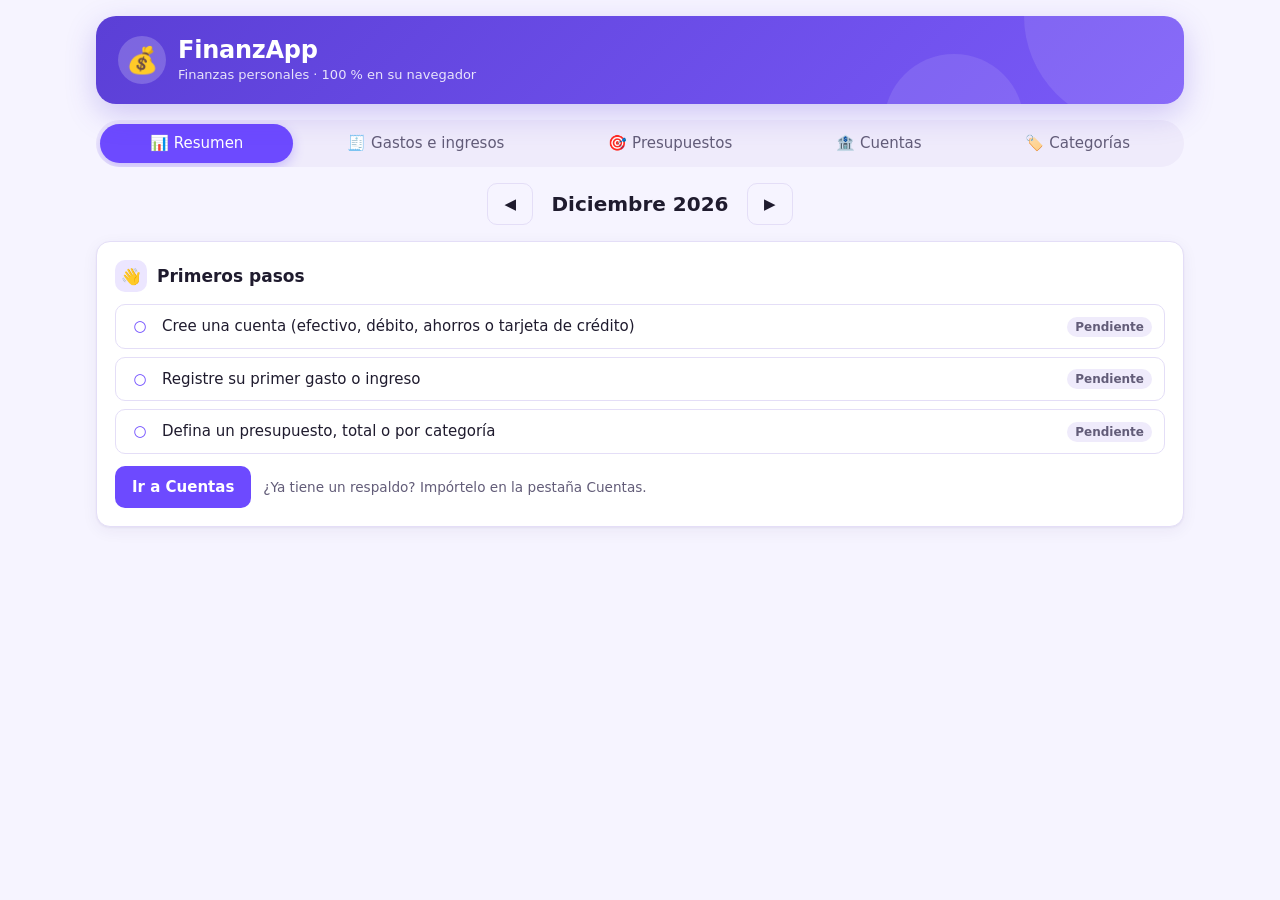
<file: src/index.html>
<!DOCTYPE html>
<html lang="es">
<head>
  <meta charset="utf-8">
  <meta name="viewport" content="width=device-width, initial-scale=1">
  <!-- REQ-047 / D6: la app no puede hacer peticiones de red; solo carga sus propios archivos. -->
  <meta http-equiv="Content-Security-Policy" content="default-src 'self'; script-src 'self'; style-src 'self'; img-src 'self' data:; connect-src 'none'; object-src 'none'; base-uri 'none'; form-action 'none'">
  <title>FinanzApp — Finanzas personales</title>
  <link rel="stylesheet" href="css/styles.css">
</head>
<body>
  <div id="app">
    <noscript>Esta aplicación necesita JavaScript habilitado.</noscript>
  </div>

  <!-- Scripts clásicos (no ES Modules: no funcionan en file://). Orden obligatorio (design.md §5.1). -->
  <script src="js/calculations.js"></script>
  <script src="js/validations.js"></script>
  <script src="js/storage.js"></script>
  <script src="js/ui.js"></script>
  <script src="js/app.js"></script>
</body>
</html>
</file>
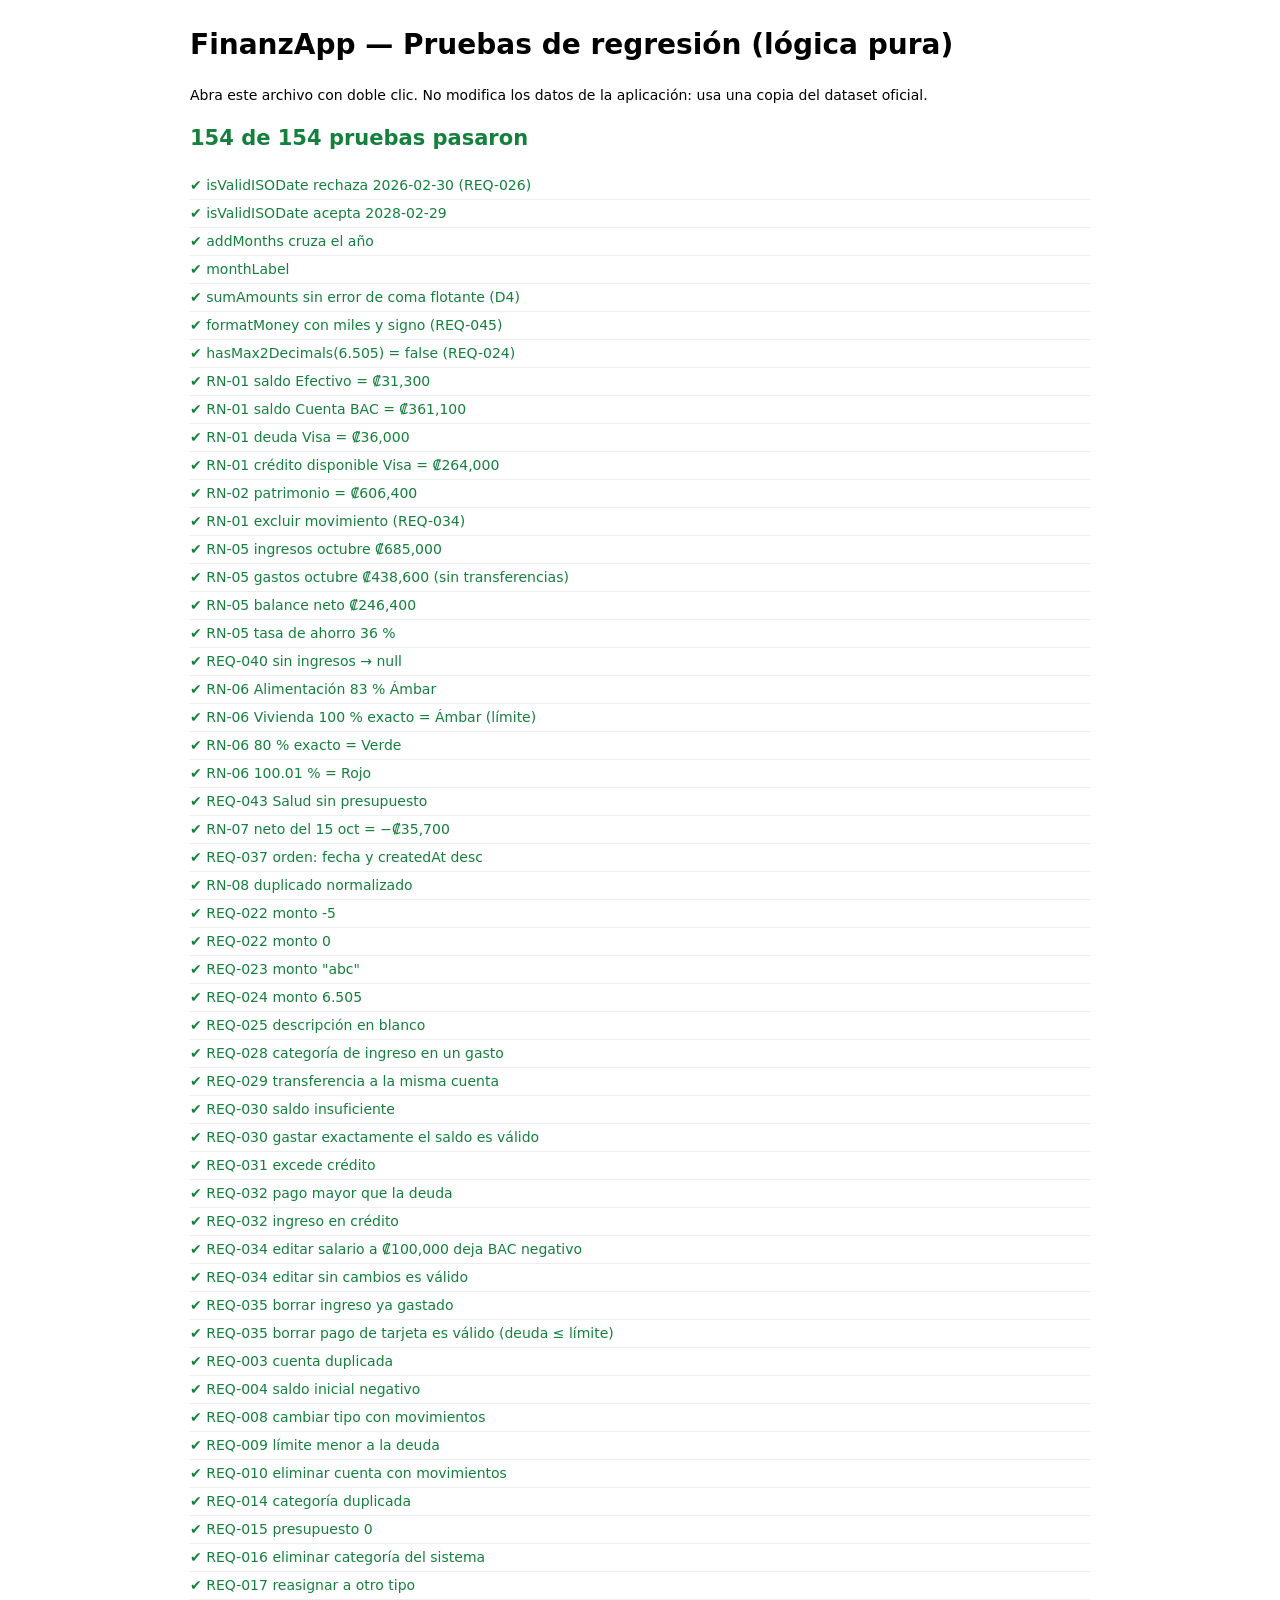
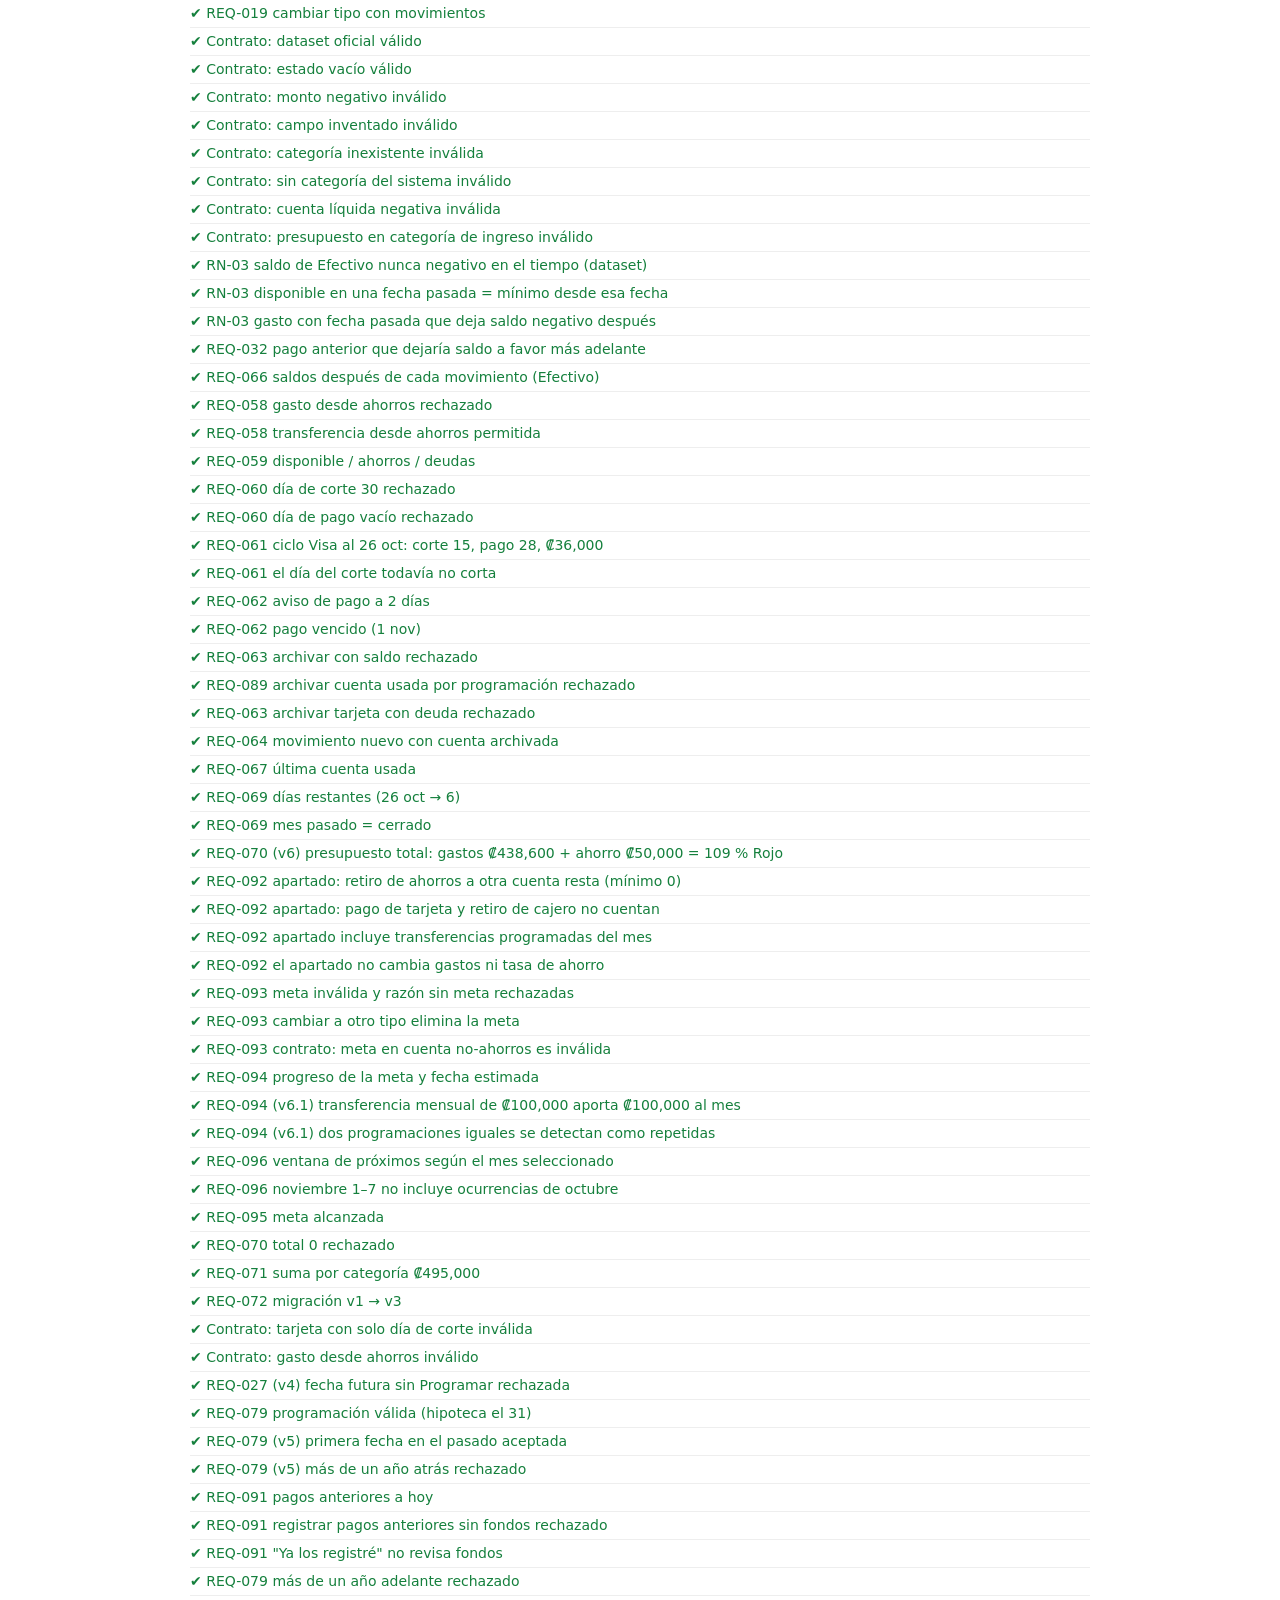
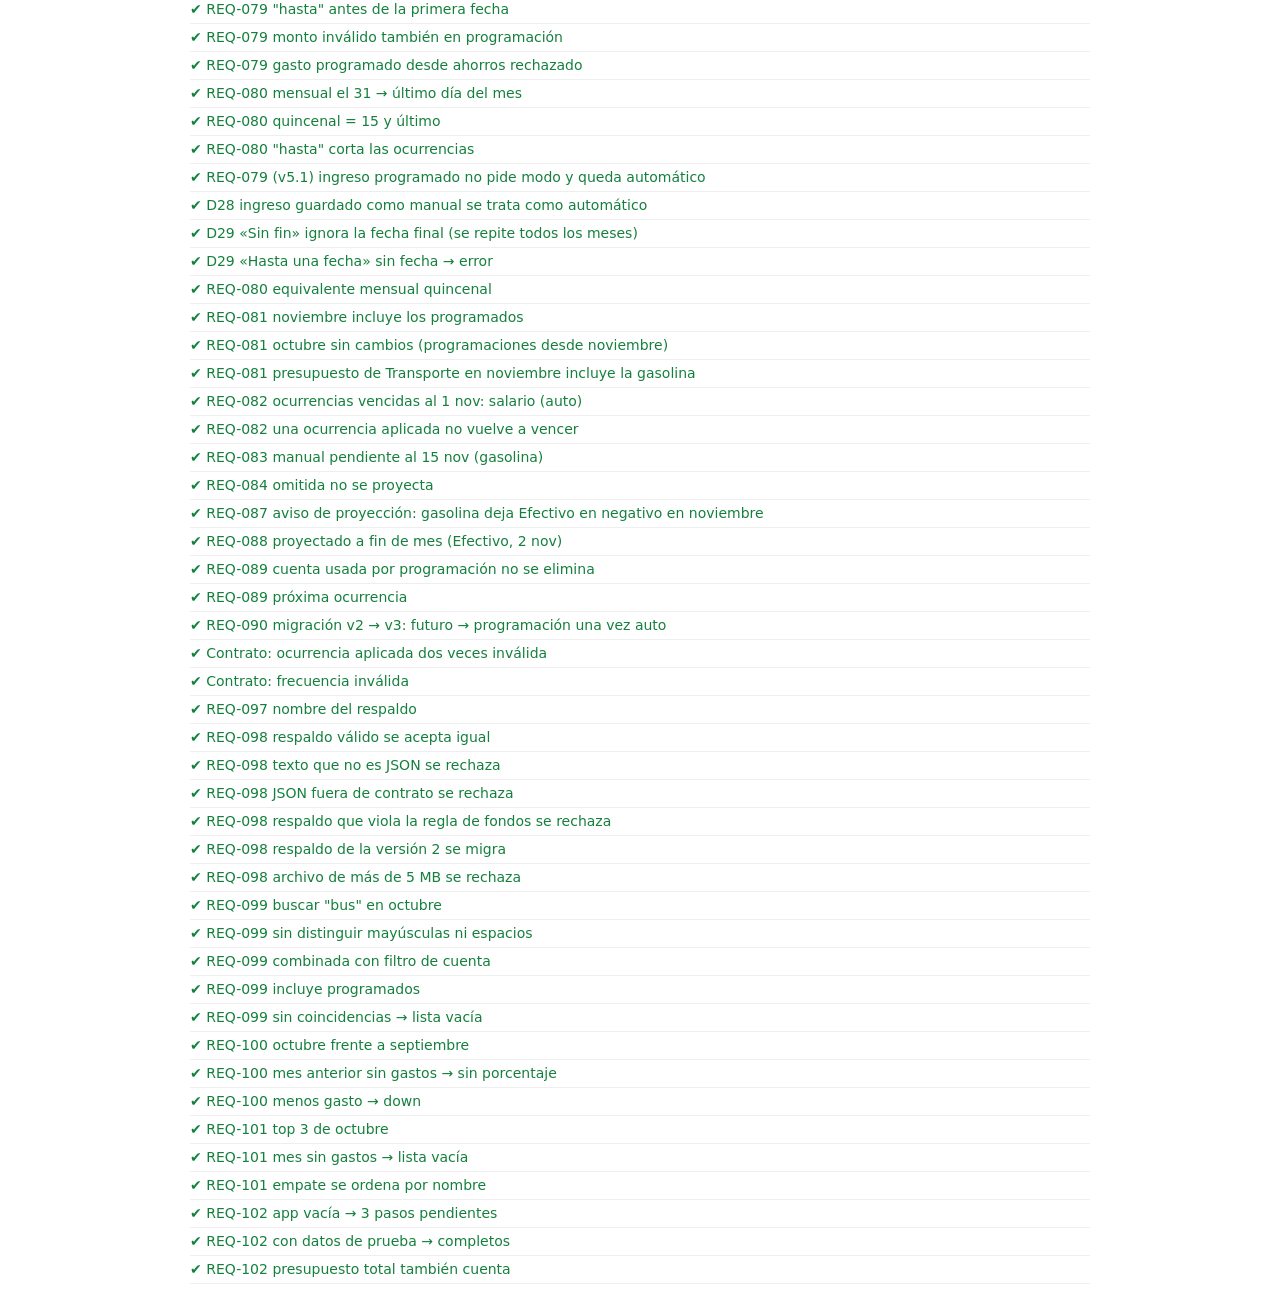
<file: tests/pruebas.html>
<!DOCTYPE html>
<html lang="es">
<head>
  <meta charset="utf-8">
  <meta name="viewport" content="width=device-width, initial-scale=1">
  <meta http-equiv="Content-Security-Policy" content="default-src 'self'; script-src 'self'; style-src 'self' 'unsafe-inline'; connect-src 'none'">
  <title>FinanzApp — Pruebas de regresión</title>
  <style>
    body { font: 14px/1.5 system-ui, sans-serif; max-width: 900px; margin: 24px auto; padding: 0 16px; }
    ul { list-style: none; padding: 0; }
    li { padding: 3px 0; border-bottom: 1px solid #eee; }
    .ok { color: #15803d; } .fail { color: #c2283b; font-weight: 600; }
  </style>
</head>
<body>
  <h1>FinanzApp — Pruebas de regresión (lógica pura)</h1>
  <p>Abra este archivo con doble clic. No modifica los datos de la aplicación: usa una copia del dataset oficial.</p>
  <div id="out"></div>
  <script src="../src/js/calculations.js"></script>
  <script src="../src/js/validations.js"></script>
  <script src="../src/js/storage.js"></script>
  <script src="pruebas.js"></script>
</body>
</html>
</file>
<file: src/css/styles.css>
/*
 * styles.css — FinanzApp
 * CSS puro escrito a mano (sin frameworks ni CDN). Tema claro/oscuro según el sistema.
 * Paleta violeta (design.md §8, D40): verde, ámbar y rojo solo para estados.
 * Los estados usan color + texto (REQ-057).
 */

:root {
  color-scheme: light dark;
  --bg: #f6f4ff;
  --surface: #ffffff;
  --surface-2: #efebfb;
  --border: #e4def7;
  --text: #1f1b2e;
  --muted: #625c78;
  --brand: #6d4aff;
  --brand-strong: #5b3fd6;
  --brand-soft: #ece6ff;
  --on-brand: #ffffff;
  --header-1: #5b3fd6;
  --header-2: #7a5af8;
  --brand-text: #5b3fd6; /* texto de marca sobre fondos suaves (≥ 4.5:1) */
  --accent: #a16207;
  --income: #15803d;
  --expense: #c2410c;
  --expense-soft: #fde9dd;
  --net: #2563eb;
  --net-soft: #dbeafe;
  --ok: #15803d;
  --warning: #b7791f;
  --exceeded: #c2283b;
  --ok-soft: #dcf2e3;
  --warning-soft: #fbefd5;
  --exceeded-soft: #fadde1;
  --radius: 14px;
  --shadow: 0 1px 2px rgba(45, 27, 105, .05), 0 4px 16px rgba(45, 27, 105, .06);
  --shadow-hover: 0 2px 4px rgba(45, 27, 105, .08), 0 10px 28px rgba(45, 27, 105, .12);
  --font: system-ui, -apple-system, "Segoe UI", Roboto, "Helvetica Neue", Arial, sans-serif;
}

@media (prefers-color-scheme: dark) {
  :root {
    --bg: #14111f;
    --surface: #1d1930;
    --surface-2: #262142;
    --border: #352e55;
    --text: #ece9f7;
    --muted: #a7a1bf;
    --brand: #a893ff;
    --brand-soft: #2b2350;
    --on-brand: #170f3a;
    --header-1: #3b2a8f;
    --header-2: #5b3fd6;
    --brand-text: #c4b5ff;
    --accent: #f5c451;
    --income: #4ade80;
    --expense: #fb923c;
    --expense-soft: #3b2416;
    --net: #60a5fa;
    --net-soft: #172554;
    --ok: #4ade80;
    --warning: #fbbf24;
    --exceeded: #f87171;
    --ok-soft: #173a25;
    --warning-soft: #3d3014;
    --exceeded-soft: #43191f;
    --shadow: 0 1px 2px rgba(0, 0, 0, .3);
    --shadow-hover: 0 4px 18px rgba(0, 0, 0, .45);
  }
}

* { box-sizing: border-box; }

body {
  margin: 0;
  background: var(--bg);
  color: var(--text);
  font: 15px/1.5 var(--font);
  -webkit-font-smoothing: antialiased;
}

h1, h2, h3 { margin: 0; line-height: 1.2; }
button, input, select { font: inherit; color: inherit; }

.shell { max-width: 1120px; margin: 0 auto; padding: 16px 16px 64px; }

/* ---------- Encabezado y navegación ---------- */

.app-header {
  position: relative; overflow: hidden;
  display: flex; align-items: center; justify-content: space-between; gap: 16px; flex-wrap: wrap;
  padding: 20px 22px; margin-bottom: 16px; border-radius: 20px; color: #fff;
  background: linear-gradient(135deg, var(--header-1), var(--header-2));
  box-shadow: 0 10px 30px rgba(91, 63, 214, .25);
}
.app-header::before, .app-header::after { /* círculos decorativos */
  content: ""; position: absolute; border-radius: 50%; background: rgba(255, 255, 255, .10); pointer-events: none;
}
.app-header::before { width: 220px; height: 220px; right: -60px; top: -110px; }
.app-header::after { width: 140px; height: 140px; right: 160px; bottom: -90px; }
.app-header > * { position: relative; z-index: 1; }
.brand { display: flex; align-items: center; gap: 12px; }
.brand-logo {
  display: grid; place-items: center; width: 48px; height: 48px; border-radius: 50%;
  background: rgba(255, 255, 255, .2); font-size: 26px;
}
.brand h1 { font-size: 24px; letter-spacing: -.01em; }
.brand-sub { margin: 0; color: rgba(255, 255, 255, .85); font-size: 13px; }
.networth {
  display: flex; flex-direction: column; align-items: flex-end;
  padding: 8px 16px; border-radius: var(--radius); background: rgba(23, 15, 58, .2);
  border: 1px solid rgba(255, 255, 255, .22);
}
.networth strong { font-size: 22px; font-variant-numeric: tabular-nums; }
.networth.is-negative { background: rgba(194, 40, 59, .35); }
.networth-label { color: rgba(255, 255, 255, .85); font-size: 12px; }

.tabs {
  display: flex; gap: 4px; padding: 4px; margin-bottom: 16px; overflow-x: auto;
  background: var(--surface-2); border-radius: 999px;
}
.tab {
  flex: 1 0 auto; border: 0; background: transparent; padding: 8px 14px; border-radius: 999px;
  cursor: pointer; color: var(--muted); white-space: nowrap; font-weight: 500;
}
.tab:hover { color: var(--brand); }
.tab.is-active { background: var(--brand); color: var(--on-brand); box-shadow: 0 4px 12px rgba(109, 74, 255, .3); }

/* ---------- Avisos ---------- */

.notice, .toast {
  display: flex; align-items: center; justify-content: space-between; gap: 12px;
  padding: 10px 14px; border-radius: var(--radius); margin-bottom: 16px;
}
.notice.is-error { background: var(--exceeded-soft); color: var(--exceeded); }
.toast {
  position: fixed; left: 50%; bottom: 20px; transform: translateX(-50%); z-index: 20;
  width: min(560px, calc(100% - 32px)); margin: 0; box-shadow: 0 8px 30px rgba(0, 0, 0, .18);
  animation: slide-up .25s ease-out;
}
.toast.is-ok { background: var(--brand); color: var(--on-brand); }
.toast.is-warning { background: var(--warning-soft); color: var(--text); border: 1px solid var(--warning); }
.toast.is-error { background: var(--exceeded); color: #fff; }
@keyframes slide-up { from { opacity: 0; transform: translate(-50%, 12px); } }

/* ---------- Tarjetas y layout ---------- */

.view.is-entering { animation: fade-in .2s ease-out; }
@keyframes fade-in { from { opacity: 0; transform: translateY(4px); } }

.card {
  background: var(--surface); border: 1px solid var(--border); border-radius: var(--radius);
  box-shadow: var(--shadow); padding: 18px; min-width: 0;
}
.card-title { display: flex; align-items: center; gap: 10px; font-size: 17px; margin-bottom: 12px; }
.card-icon { /* design.md §8 (9) */
  display: grid; place-items: center; flex: none; width: 32px; height: 32px; border-radius: 10px;
  background: var(--brand-soft); font-size: 16px;
}
.card + .card { margin-top: 16px; }
.grid-2, .grid-form { display: grid; gap: 16px; }
.grid-2 { grid-template-columns: 1fr 1fr; margin-top: 16px; }
.grid-form { grid-template-columns: minmax(300px, 400px) 1fr; align-items: start; }
.grid-2 > .card + .card, .grid-form > .card + .card { margin-top: 0; }
.form-card { position: sticky; top: 12px; }
.form-card.is-editing { border-color: var(--brand); box-shadow: 0 0 0 3px var(--brand-soft); }

.month-bar { display: flex; align-items: center; justify-content: center; gap: 12px; margin-bottom: 16px; }
.month-label { font-size: 20px; min-width: 190px; text-align: center; }

/* ---------- Resumen ---------- */

.stats { display: grid; grid-template-columns: repeat(4, 1fr); gap: 12px; }
.stat { /* design.md §8 (3): línea superior e ícono del color de cada tarjeta */
  --stat-c: var(--brand); --stat-soft: var(--brand-soft);
  display: flex; flex-direction: column; gap: 2px; padding: 14px 16px;
  background: var(--surface); border: 1px solid var(--border); border-top: 4px solid var(--stat-c);
  border-radius: var(--radius); box-shadow: var(--shadow);
}
.stat.kind-income { --stat-c: var(--income); --stat-soft: var(--ok-soft); }
.stat.kind-expense { --stat-c: var(--expense); --stat-soft: var(--expense-soft); }
.stat.kind-net { --stat-c: var(--net); --stat-soft: var(--net-soft); }
.stat.kind-rate { --stat-c: var(--accent); --stat-soft: var(--warning-soft); }
.stat-label { display: flex; align-items: center; gap: 8px; margin-bottom: 4px; }
.stat-icon {
  display: grid; place-items: center; width: 30px; height: 30px; border-radius: 50%;
  background: var(--stat-soft); font-size: 15px;
}
.stat-label, .stat-sub { color: var(--muted); font-size: 13px; }
.stat-value { font-size: 22px; font-variant-numeric: tabular-nums; }
.stat.is-income .stat-value, .stat.is-positive .stat-value { color: var(--income); }
.stat.is-expense .stat-value { color: var(--expense); }
.stat.is-negative { --stat-c: var(--exceeded); background: var(--exceeded-soft); border-color: var(--exceeded); }
.stat.is-negative .stat-value { color: var(--exceeded); }

.list { list-style: none; margin: 0; padding: 0; }
.list-row {
  display: flex; align-items: center; gap: 12px; padding: 10px 0; border-bottom: 1px solid var(--border);
}
.list-row:last-child { border-bottom: 0; }
.list-row.is-editing { background: var(--brand-soft); border-radius: 8px; padding-inline: 8px; }
.grow { flex: 1; min-width: 0; display: flex; flex-direction: column; }
.grow strong { overflow-wrap: anywhere; }
.muted { color: var(--muted); font-size: 13px; }
.acc-icon { font-size: 22px; }
.acc-balance { display: flex; flex-direction: column; align-items: flex-end; text-align: right; min-width: 150px; }
.acc-balance strong { font-variant-numeric: tabular-nums; }
.acc-balance .bar { width: 140px; margin-top: 4px; }
.text-debt { color: var(--exceeded); }
.total-row {
  display: flex; justify-content: space-between; padding-top: 12px; margin-top: 4px;
  border-top: 2px solid var(--border); font-size: 16px;
}

.legend { margin: -4px 0 8px; color: var(--muted); font-size: 12px; }
.dot { display: inline-block; width: 9px; height: 9px; border-radius: 50%; margin: 0 4px 0 2px; }
.dot.is-ok { background: var(--ok); } .dot.is-warning { background: var(--warning); } .dot.is-exceeded { background: var(--exceeded); }

.budget-row { padding: 10px 0; border-bottom: 1px solid var(--border); display: flex; flex-direction: column; gap: 6px; }
.budget-row:last-child { border-bottom: 0; }
.budget-head, .budget-foot { display: flex; justify-content: space-between; gap: 8px; flex-wrap: wrap; }
.budget-foot { font-size: 13px; font-variant-numeric: tabular-nums; }
.budget-row.is-exceeded { background: var(--exceeded-soft); margin: 0 -10px; padding: 10px; border-radius: 10px; }

.bar { height: 10px; border-radius: 99px; background: var(--surface-2); overflow: hidden; }
/* design.md §8 (6): degradado leve del color del estado */
.bar-fill { height: 100%; border-radius: inherit; background: var(--ok); background: linear-gradient(90deg, var(--ok), #4ade80); transition: width .4s ease; }
.bar.is-warning .bar-fill { background: var(--warning); background: linear-gradient(90deg, var(--warning), #fbbf24); }
.bar.is-exceeded .bar-fill { background: var(--exceeded); background: linear-gradient(90deg, var(--exceeded), #f87171); }

.badge {
  display: inline-block; padding: 1px 8px; border-radius: 99px; font-size: 12px; font-weight: 600;
  vertical-align: middle;
}
.badge.is-ok { background: var(--ok-soft); color: var(--ok); }
.badge.is-warning { background: var(--warning-soft); color: var(--warning); }
.badge.is-exceeded { background: var(--exceeded); color: #fff; }
.badge.is-system { background: var(--surface-2); color: var(--muted); margin-left: 6px; font-weight: 500; }

/* ---------- Movimientos ---------- */

.filters { display: flex; gap: 12px; flex-wrap: wrap; margin-bottom: 8px; }
.filter { display: flex; flex-direction: column; font-size: 12px; color: var(--muted); }
.filter select { min-width: 170px; }

.day-group { margin-top: 12px; }
.day-head {
  display: flex; justify-content: space-between; gap: 8px; flex-wrap: wrap;
  align-items: center; padding: 6px 10px; border-radius: 10px; background: var(--brand-soft); font-size: 13px;
  font-weight: 600; text-transform: capitalize;
}
.day-net { text-transform: none; font-variant-numeric: tabular-nums; font-weight: 400; }
.day-net strong { display: inline-block; margin-left: 4px; padding: 1px 9px; border-radius: 99px; background: var(--surface); }
.day-net.is-negative strong { color: var(--exceeded); }

.tx-row { display: flex; align-items: center; gap: 10px; padding: 9px 4px; border-bottom: 1px solid var(--border); }
.tx-row:last-child { border-bottom: 0; }
.tx-row.is-editing { background: var(--brand-soft); border-radius: 8px; }
.tx-icon {
  display: grid; place-items: center; width: 30px; height: 30px; flex: none; border-radius: 50%;
  background: var(--surface-2); font-weight: 700;
}
.tx-row.is-ingreso .tx-icon, .tx-row.is-ingreso .tx-amount { color: var(--income); }
.tx-row.is-gasto .tx-icon, .tx-row.is-gasto .tx-amount { color: var(--expense); }
.tx-row.is-transferencia .tx-icon { color: var(--brand); }
.tx-amount { font-weight: 600; font-variant-numeric: tabular-nums; white-space: nowrap; }
.row-actions { display: flex; gap: 2px; }

.cat-group + .cat-group { margin-top: 18px; }
.cat-group h3 { font-size: 14px; color: var(--muted); text-transform: uppercase; letter-spacing: .04em; }

/* ---------- Formularios ---------- */

.form-grid { display: grid; grid-template-columns: 1fr 1fr; gap: 0 12px; }
.field { display: flex; flex-direction: column; gap: 4px; margin-bottom: 10px; min-width: 0; }
.field-wide { grid-column: 1 / -1; }
.field label { font-size: 13px; font-weight: 600; }
.field input, .field select, .filter select, .filter input, .dialog select {
  width: 100%; padding: 9px 11px; border: 1px solid var(--border); border-radius: 10px;
  background: var(--surface); min-height: 40px;
}
.field input:focus, .field select:focus, .filter select:focus, .filter input:focus, .dialog select:focus {
  outline: 2px solid var(--brand); outline-offset: 1px; border-color: transparent;
}
.field.has-error input, .field.has-error select { border-color: var(--exceeded); background: var(--exceeded-soft); }
.field.has-error input { animation: shake .25s; }
@keyframes shake { 25% { transform: translateX(-3px); } 75% { transform: translateX(3px); } }
.field-error { margin: 0; color: var(--exceeded); font-size: 13px; min-height: 0; }
.field-error:empty { display: none; }
.field-error:not(:empty)::before { content: "✖ "; }
.field-hint, .form-hint { margin: 0; color: var(--muted); font-size: 12px; }
.form-hint:empty, .form-error:empty { display: none; }
.form-error {
  margin: 0 0 8px; padding: 8px 10px; border-radius: 8px; font-size: 13px;
  background: var(--exceeded-soft); color: var(--exceeded);
}
.form-footer { margin-top: 6px; }
.form-actions { display: flex; justify-content: flex-end; gap: 8px; margin-top: 8px; flex-wrap: wrap; }

.segmented { display: flex; gap: 4px; padding: 3px; border-radius: 10px; background: var(--surface-2); flex-wrap: wrap; }
.seg { flex: 1; position: relative; }
.seg input { position: absolute; opacity: 0; inset: 0; cursor: pointer; margin: 0; }
.seg span {
  display: block; text-align: center; padding: 7px 8px; border-radius: 8px; font-size: 13px; font-weight: 500;
  color: var(--muted); white-space: nowrap;
}
.seg.is-active span { background: var(--surface); color: var(--text); box-shadow: var(--shadow); }
.seg input:focus-visible + span { outline: 2px solid var(--brand); }
.seg.is-disabled { opacity: .55; }
.seg.is-disabled input { cursor: not-allowed; }

/* ---------- Botones ---------- */

.btn {
  border: 1px solid transparent; border-radius: 10px; padding: 9px 16px; cursor: pointer; font-weight: 600;
  min-height: 40px; transition: transform .1s, filter .15s;
}
.btn:active:not(:disabled) { transform: scale(.98); }
.btn-primary { background: var(--brand); color: var(--on-brand); }
.btn-primary:hover:not(:disabled) { filter: brightness(1.08); }
.btn-danger { background: var(--exceeded); color: #fff; }
.btn-ghost { background: transparent; border-color: var(--border); }
.btn-ghost:hover { background: var(--surface-2); }
.btn:disabled { opacity: .45; cursor: not-allowed; }
.btn-icon {
  border: 0; background: transparent; cursor: pointer; border-radius: 8px; width: 34px; height: 34px;
  font-size: 15px; color: var(--muted);
}
.btn-icon:hover { background: var(--surface-2); color: var(--text); }
.btn-icon.is-danger:hover { background: var(--exceeded-soft); }

/* ---------- Vacíos y diálogos ---------- */

.empty { /* design.md §8 (8) */
  text-align: center; padding: 40px 16px; border: 1px dashed var(--brand); border-radius: var(--radius);
  background: linear-gradient(180deg, var(--brand-soft), var(--surface));
}
.empty-icon { font-size: 52px; margin: 0; }
.empty-inline { color: var(--muted); text-align: center; padding: 20px 0; }
.empty-inline::before { content: "🍃"; display: block; font-size: 30px; margin-bottom: 4px; }

.overlay {
  position: fixed; inset: 0; z-index: 30; display: grid; place-items: center; padding: 16px;
  background: rgba(10, 10, 12, .45); animation: fade-in .15s;
}
.dialog {
  width: min(460px, 100%); background: var(--surface); border-radius: var(--radius); padding: 20px;
  box-shadow: 0 20px 60px rgba(0, 0, 0, .3); animation: pop .18s ease-out;
}
.dialog h2 { font-size: 18px; margin-bottom: 8px; }
.dialog-items { padding-left: 18px; color: var(--muted); }
@keyframes pop { from { opacity: 0; transform: scale(.96); } }

/* ---------- v2: registro rápido, alertas, tarjetas de cuenta, presupuestos ---------- */

.fab {
  position: fixed; right: 20px; bottom: 20px; z-index: 15; display: flex; align-items: center; gap: 8px;
  border: 0; border-radius: 999px; padding: 14px 20px; cursor: pointer; font-weight: 700; font-size: 16px;
  background: linear-gradient(135deg, var(--brand-strong), var(--brand)); color: #fff; box-shadow: 0 8px 24px rgba(91, 63, 214, .4);
  transition: transform .15s, filter .15s;
}
.fab span:first-child { font-size: 22px; line-height: 1; }
.fab:hover { transform: translateY(-2px); filter: brightness(1.08); }
.overlay-quick { z-index: 25; }
.overlay-top { z-index: 35; }
.dialog-quick { width: min(520px, 100%); max-height: calc(100vh - 32px); overflow-y: auto; }

.btn-link {
  border: 0; background: none; padding: 0; margin-left: 8px; cursor: pointer; font-weight: 600;
  color: var(--brand); text-decoration: underline; text-underline-offset: 3px;
}
.btn-sm { min-height: 32px; padding: 5px 12px; font-size: 13px; margin-top: 12px; }

.alerts { display: flex; flex-direction: column; gap: 8px; margin-bottom: 16px; }
.alert { padding: 10px 14px; border-radius: var(--radius); border: 1px solid; }
.alert.is-warning { background: var(--warning-soft); border-color: var(--warning); }
.alert.is-exceeded { background: var(--exceeded-soft); border-color: var(--exceeded); color: var(--exceeded); }

.breakdown {
  display: grid; grid-template-columns: repeat(4, 1fr); gap: 8px; margin-bottom: 8px;
  padding: 10px; border-radius: 12px; background: var(--surface-2);
}
.bd-row { display: flex; flex-direction: column; font-size: 12px; color: var(--muted); }
.bd-row strong { font-size: 15px; color: var(--text); font-variant-numeric: tabular-nums; }
.bd-row.is-savings strong { color: var(--accent); }
.bd-row.is-debt strong { color: var(--exceeded); }
.bd-row.is-total strong { color: var(--brand); }
.list-row.is-clickable { cursor: pointer; border-radius: 8px; }
.list-row.is-clickable:hover { background: var(--surface-2); }

.total-budget.is-exceeded { border-color: var(--exceeded); }
.big-num { font-size: 18px; font-variant-numeric: tabular-nums; }
.info-warning {
  margin: 10px 0 0; padding: 8px 10px; border-radius: 8px; font-size: 13px;
  background: var(--warning-soft); color: var(--text);
}
.inline-form { margin-top: 14px; padding-top: 12px; border-top: 1px solid var(--border); }

.acc-col { display: flex; flex-direction: column; gap: 16px; min-width: 0; }
.acc-grid { display: grid; grid-template-columns: repeat(auto-fill, minmax(230px, 1fr)); gap: 12px; margin-bottom: 12px; }
.acc-card {
  --c1: #5b3fd6; --c2: #8b6cff;
  position: relative; display: flex; flex-direction: column; gap: 4px; min-height: 160px;
  padding: 14px 16px; border-radius: 16px; color: #fff; overflow: hidden;
  background: linear-gradient(135deg, var(--c1), var(--c2));
  box-shadow: 0 6px 18px rgba(0, 0, 0, .12);
}
.acc-card::after {
  content: ""; position: absolute; right: -40px; top: -40px; width: 140px; height: 140px; border-radius: 50%;
  background: rgba(255, 255, 255, .12); pointer-events: none;
}
.acc-card.is-efectivo { --c1: #15803d; --c2: #4ade80; }
.acc-card.is-debito { --c1: #1d4ed8; --c2: #60a5fa; }
.acc-card.is-ahorros { --c1: #a16207; --c2: #facc15; }
.acc-card.is-credito { --c1: #1f2937; --c2: #52525b; } /* D42: grafito, distinto del color de marca */
.acc-card.is-archived { filter: grayscale(.85); opacity: .8; }
.acc-card.is-big { min-height: 190px; }
.acc-card-top { display: flex; justify-content: space-between; align-items: center; position: relative; z-index: 1; }
.acc-card-type { font-size: 12px; font-weight: 600; letter-spacing: .03em; text-transform: uppercase; opacity: .9; }
.acc-card .btn-icon { color: rgba(255, 255, 255, .85); width: 30px; height: 30px; }
.acc-card .btn-icon:hover { background: rgba(255, 255, 255, .18); color: #fff; }
.acc-card-name { font-size: 18px; margin-top: 4px; overflow-wrap: anywhere; }
.acc-card-amount { display: flex; flex-direction: column; margin-top: auto; }
.acc-card-amount span { font-size: 12px; opacity: .85; }
.acc-card-amount strong { font-size: 24px; font-variant-numeric: tabular-nums; }
.acc-card-sub { margin: 0; font-size: 12px; opacity: .92; }
.acc-card-open { color: #fff; margin: 6px 0 0; align-self: flex-start; position: relative; z-index: 1; }
.detail { margin-top: 12px; }
.detail .form-actions { justify-content: flex-start; }
.tx-amount.is-in { color: var(--income); }
.tx-amount.is-out { color: var(--expense); }
.run-balance { font-variant-numeric: tabular-nums; }

@media (max-width: 520px) {
  .breakdown { grid-template-columns: 1fr 1fr; }
  .fab { right: 16px; bottom: 16px; padding: 14px 16px; }
  .fab-label { display: none; }
}

/* ---------- v3: movimientos programados ---------- */

.badge.is-scheduled {
  margin-left: 8px; background: var(--brand-soft); color: var(--brand-text); font-weight: 600;
  border: 1px dashed var(--brand);
}
.tx-row.is-scheduled { background: repeating-linear-gradient(135deg, transparent 0 10px, var(--surface-2) 10px 12px); border-radius: 8px; }
.tx-row.is-scheduled .tx-amount { opacity: .75; }
.scheduled-note, .bd-sub { font-size: 12px; color: var(--brand-text); }
.bd-sub { font-weight: 500; }
.upcoming { margin-top: 16px; }

/* ---------- v4: programaciones ---------- */

.schedule-box { margin: 4px 0 10px; padding: 10px 12px; border-radius: 12px; border: 1px dashed var(--border); }
.schedule-box.is-on { border-color: var(--brand); background: var(--brand-soft); }
.check { display: flex; align-items: center; gap: 8px; font-weight: 600; cursor: pointer; }
.check input { width: 18px; height: 18px; accent-color: var(--brand); }
.schedule-box .form-grid { margin-top: 10px; }
.schedule-preview { margin-top: 2px; color: var(--brand-text); font-weight: 500; }
.badge.is-pending { margin-left: 8px; background: var(--warning-soft); color: var(--warning); border: 1px solid var(--warning); }
.badge.is-from-schedule { margin-left: 8px; background: var(--surface-2); color: var(--muted); font-weight: 500; }
.tx-row.is-pending { background: var(--warning-soft); border-radius: 8px; }
.btn-icon.is-ok { color: var(--ok); font-weight: 700; }
.btn-icon.is-ok:hover { background: var(--ok-soft); }
.scheduled-note.is-negative { color: var(--exceeded); }
.pending-list, .schedules { margin-top: 16px; }
.acc-col > .card + .card { margin-top: 0; }

.past-box { margin-top: 10px; padding: 10px; border-radius: 10px; background: var(--surface); border: 1px solid var(--border); }
.past-title { margin: 0 0 8px; font-size: 13px; font-weight: 600; }

.income-auto { align-self: end; margin: 0 0 12px; padding: 8px 10px; border-radius: 8px; background: var(--surface); color: var(--income); font-weight: 500; }

/* ---------- Responsive y accesibilidad ---------- */

@media (max-width: 900px) {
  .stats { grid-template-columns: 1fr 1fr; }
  .grid-2, .grid-form { grid-template-columns: 1fr; }
  .form-card { position: static; }
}
@media (max-width: 520px) {
  .stats { grid-template-columns: 1fr; }
  .form-grid { grid-template-columns: 1fr; }
  .list-row { flex-wrap: wrap; }
  .acc-balance { min-width: 0; align-items: flex-start; text-align: left; width: 100%; padding-left: 34px; }
  .networth { align-items: flex-start; width: 100%; }
  .tx-row { flex-wrap: wrap; }
  .tx-amount { margin-left: 40px; }
}
@media (prefers-reduced-motion: reduce) {
  *, *::before, *::after { animation: none !important; transition: none !important; }
}

/* v6: apartado a ahorros (REQ-092) y metas de ahorro (REQ-094, REQ-095) */
.bar.is-split { display: flex; }
.bar.is-split .bar-fill { border-radius: 0; }
.bar.is-split .bar-fill:first-child { border-radius: 99px 0 0 99px; }
.bar-savings { background: repeating-linear-gradient(45deg, #a16207, #a16207 4px, #ca8a04 4px, #ca8a04 8px) !important; }
.budget-split { display: flex; flex-wrap: wrap; gap: 4px 14px; margin: 6px 0 0; font-size: 13px; }
.key::before { content: ""; display: inline-block; width: 10px; height: 10px; border-radius: 3px; margin-right: 6px; vertical-align: -1px; }
.key-expense::before { background: var(--ok); }
.total-budget.is-warning .key-expense::before { background: var(--warning); }
.total-budget.is-exceeded .key-expense::before { background: var(--exceeded); }
.key-savings::before { background: repeating-linear-gradient(45deg, #a16207, #a16207 3px, #ca8a04 3px, #ca8a04 6px); }
.goal { position: relative; z-index: 1; margin-top: 8px; padding: 8px 10px; border-radius: 10px; background: rgba(255, 255, 255, .16); }
.goal .bar { background: rgba(255, 255, 255, .3); margin: 6px 0 4px; }
.goal .bar-fill { background: #fff; }
.goal.is-reached .bar-fill { background: #bbf7d0; }
.goal-title { font-size: 13px; }
.goal-line { margin: 0; font-size: 12px; }
.goal.is-plain { background: var(--surface-2); margin-top: 4px; }
.goal.is-plain .bar { background: var(--surface); }
.goal.is-plain .bar-fill { background: #ca8a04; }
.goal.is-plain.is-reached .bar-fill { background: var(--ok); }
.goal.is-plain.is-reached .goal-line:nth-of-type(2) { color: var(--ok); font-weight: 600; }
.goal-row { display: block; padding: 8px 0; }

/* v6.2: ventana de próximos programados (REQ-096) */
.week-nav { display: flex; justify-content: space-between; gap: 8px; margin: -4px 0 8px; }
.week-nav .btn[disabled] { opacity: .4; cursor: not-allowed; }

/* ---------- Respaldo de datos (REQ-097, REQ-098) ---------- */
.backup-actions { display: flex; gap: 8px; flex-wrap: wrap; margin: 12px 0 8px; }
.file-btn { cursor: pointer; }
.file-btn:focus-within { outline: 2px solid var(--brand, currentColor); outline-offset: 2px; }
.small { font-size: 0.85rem; }
.col-static > .form-card { position: static; } /* la tarjeta de respaldo va debajo: el formulario no se fija */
.backup-danger { display: flex; align-items: center; gap: 10px; flex-wrap: wrap; margin-top: 14px; padding-top: 14px; border-top: 1px dashed var(--border); }
.btn-danger-ghost { background: transparent; color: var(--exceeded); border-color: var(--exceeded); }
.btn-danger-ghost:hover { background: var(--exceeded-soft); }
.visually-hidden { position: absolute; width: 1px; height: 1px; padding: 0; margin: -1px; overflow: hidden; clip: rect(0 0 0 0); white-space: nowrap; border: 0; }

/* ---------- Búsqueda (REQ-099) ---------- */
.filter-search { flex: 1 1 200px; }
.filter-search input { width: 100%; }

/* ---------- Categorías con más gasto (REQ-101) ---------- */
.top-cats { margin-top: 16px; }
.first-steps { margin-bottom: 16px; }
.top-list { margin: 0; padding-left: 20px; display: flex; flex-direction: column; gap: 12px; }
.top-head { display: flex; justify-content: space-between; gap: 8px; flex-wrap: wrap; margin-bottom: 6px; }

/* ---------- Primeros pasos (REQ-102) ---------- */
.steps { list-style: none; margin: 0 0 12px; padding: 0; display: flex; flex-direction: column; gap: 8px; }
.step { display: flex; align-items: center; gap: 10px; padding: 10px 12px; border: 1px solid var(--border); border-radius: 10px; }
.step.is-done .grow { color: var(--muted); text-decoration: line-through; }
.step-mark { width: 24px; text-align: center; font-weight: 700; color: var(--brand); }
.badge.is-todo { background: var(--surface-2); color: var(--muted); }
.steps-foot { display: flex; align-items: center; gap: 12px; flex-wrap: wrap; }

/* ---------- Color por categoría (design.md §8 punto 4, D41) ---------- */
.cat-dot { display: inline-block; width: 10px; height: 10px; border-radius: 50%; margin-right: 6px; background: var(--cat); vertical-align: 0; flex: none; }
.bar.is-cat .bar-fill { background: var(--cat); background: linear-gradient(90deg, var(--cat), color-mix(in srgb, var(--cat) 55%, #ffffff)); }

/* ---------- Elevación al pasar el mouse (design.md §8 punto 5) ---------- */
@media (hover: hover) and (prefers-reduced-motion: no-preference) {
  .view-resumen .card, .stat, .acc-card { transition: transform .15s ease, box-shadow .15s ease; }
  .view-resumen .card:hover, .stat:hover, .acc-card:hover { transform: translateY(-2px); box-shadow: var(--shadow-hover); }
}
</file>
